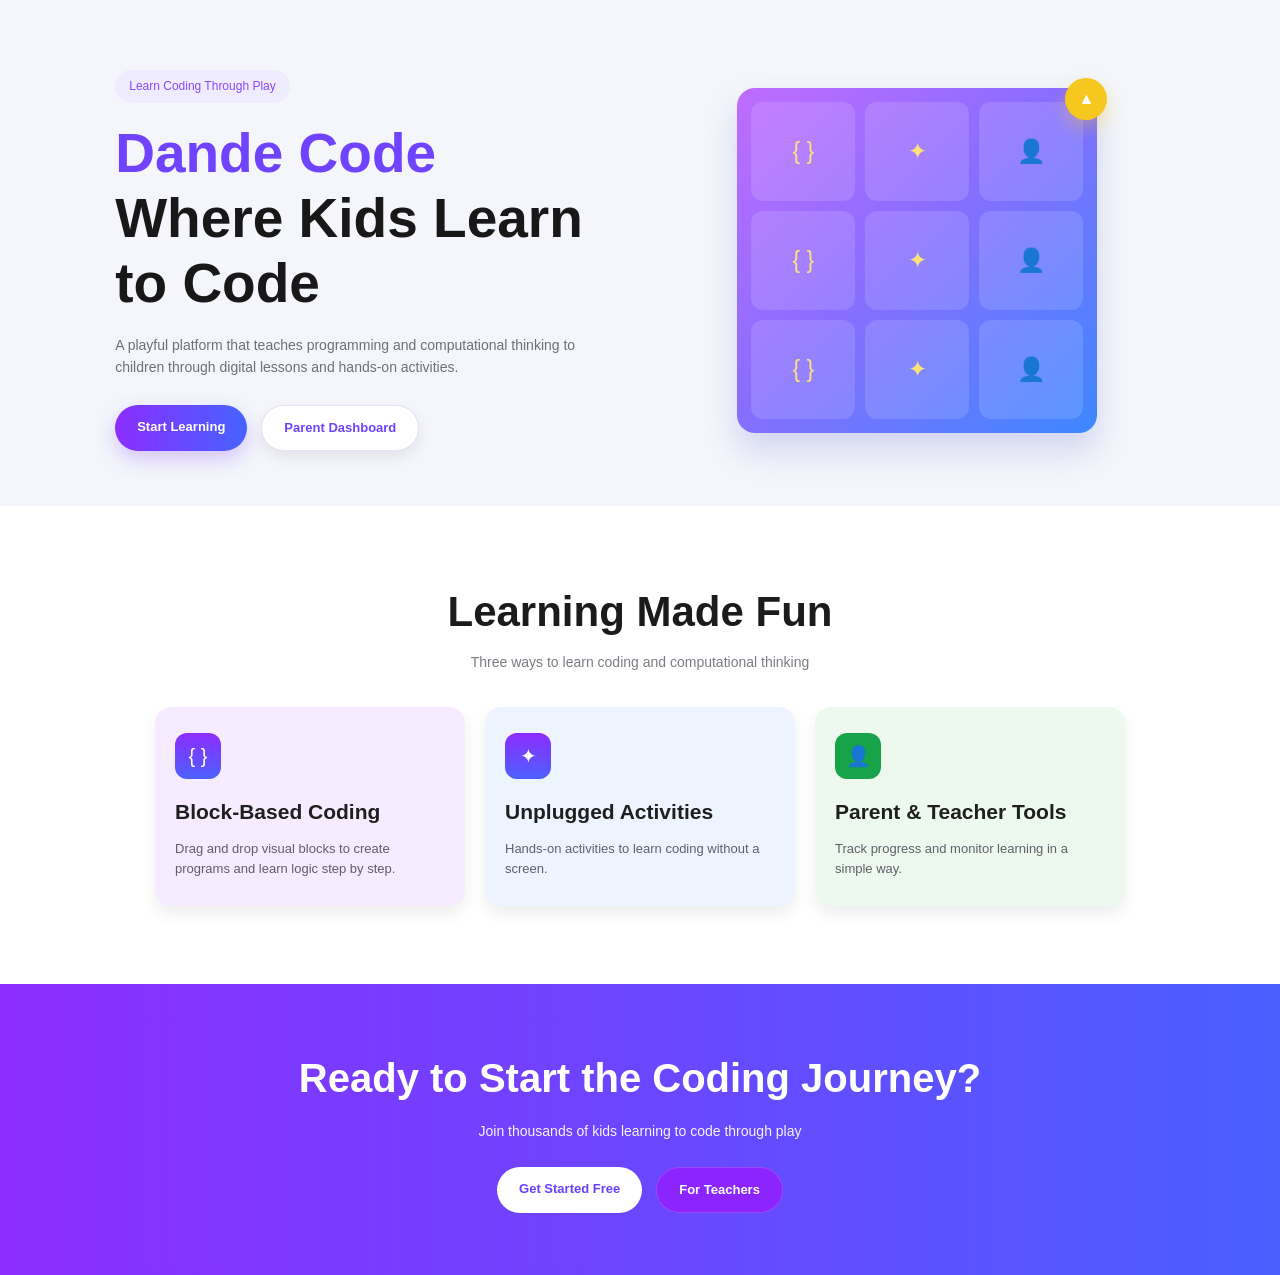
<file: index.html>
<!DOCTYPE html>
<html lang="en">
<head>
  <meta charset="UTF-8">
  <meta name="viewport" content="width=device-width, initial-scale=1.0">
  <title>Dande Code</title>
  <link rel="stylesheet" href="css/style.css">
</head>

<body>

<!-- HERO SECTION -->
<section class="hero">
  <div class="container hero-content">

    <!-- LEFT TEXT -->
    <div class="hero-text">
      <span class="mini-badge">Learn Coding Through Play</span>

      <h1>
        <span>Dande Code</span><br>
        Where Kids Learn to Code
      </h1>

      <p>
        A playful platform that teaches programming and computational thinking
        to children through digital lessons and hands-on activities.
      </p>

      <div class="hero-buttons">
<a href="signup.html" class="btn primary-btn">Start Learning</a>
<a href="parent-dashboard.html" class="btn secondary-btn">Parent Dashboard</a>
</div>
    </div>

    <!-- RIGHT BOX -->
    <div class="hero-visual">
      <div class="visual-box">

        <!-- GRID -->
        <div class="grid-box">{ }</div>
        <div class="grid-box">✦</div>
        <div class="grid-box">👤</div>

        <div class="grid-box">{ }</div>
        <div class="grid-box">✦</div>
        <div class="grid-box">👤</div>

        <div class="grid-box">{ }</div>
        <div class="grid-box">✦</div>
        <div class="grid-box">👤</div>

        <!-- CIRCLE -->
        <div class="small-circle">▲</div>

      </div>
    </div>

  </div>
</section>

<!-- FEATURES -->
<section class="features">
  <div class="container">

    <h2>Learning Made Fun</h2>
    <p class="section-text">
      Three ways to learn coding and computational thinking
    </p>

    <div class="cards">

      <div class="card card-purple">
        <div class="icon-box">{ }</div>
        <h3>Block-Based Coding</h3>
        <p>
          Drag and drop visual blocks to create programs and learn logic step by step.
        </p>
      </div>

      <div class="card card-blue">
        <div class="icon-box">✦</div>
        <h3>Unplugged Activities</h3>
        <p>
          Hands-on activities to learn coding without a screen.
        </p>
      </div>

      <div class="card card-green">
        <div class="icon-box">👤</div>
        <h3>Parent & Teacher Tools</h3>
        <p>
          Track progress and monitor learning in a simple way.
        </p>
      </div>

    </div>

  </div>
</section>

<!-- CTA -->
<section class="cta">
  <div class="container cta-content">

    <h2>Ready to Start the Coding Journey?</h2>
    <p>Join thousands of kids learning to code through play</p>

    <div class="cta-buttons">
      <a href="#" class="btn white-btn">Get Started Free</a>
      <a href="#" class="btn dark-btn">For Teachers</a>
    </div>

  </div>
</section>

<script src="js/script.js"></script>

</body>
</html>
</file>
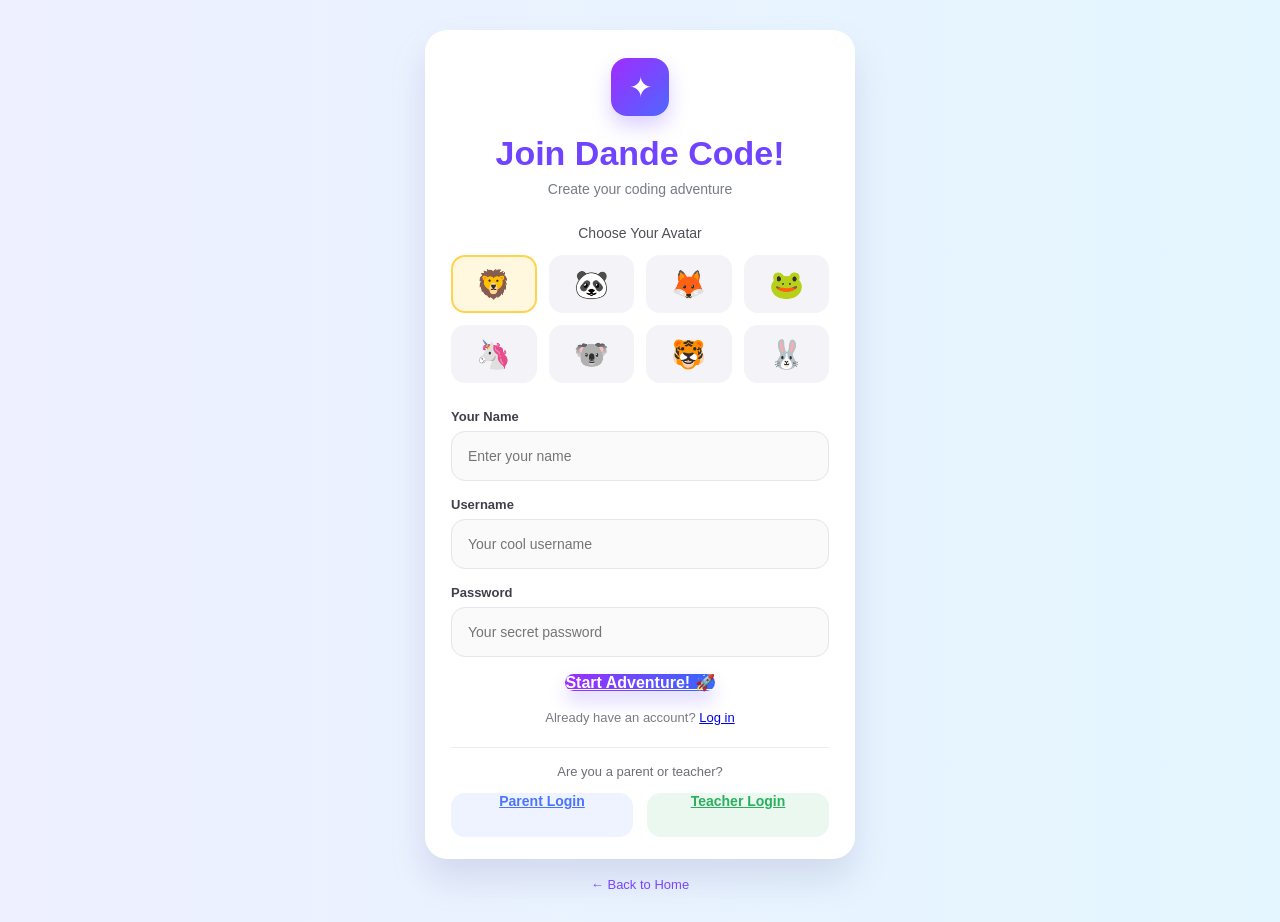
<file: signup.html>
<!DOCTYPE html>
<html lang="en">
<head>
  <meta charset="UTF-8" />
  <meta name="viewport" content="width=device-width, initial-scale=1.0" />
  <title>Join Dande Code</title>
  <link rel="stylesheet" href="css/signup.css"/>
</head>
<body>

  <div class="signup-page">
    <div class="signup-card">

      <div class="top-icon">✦</div>

      <h1>Join Dande Code!</h1>
      <p class="subtitle">Create your coding adventure</p>

      <p class="avatar-title">Choose Your Avatar</p>

      <div class="avatar-grid">
        <div class="avatar-box active">🦁</div>
        <div class="avatar-box">🐼</div>
        <div class="avatar-box">🦊</div>
        <div class="avatar-box">🐸</div>
        <div class="avatar-box">🦄</div>
        <div class="avatar-box">🐨</div>
        <div class="avatar-box">🐯</div>
        <div class="avatar-box">🐰</div>
      </div>

      <div class="form-group">
        <label>Your Name</label>
        <input type="text" placeholder="Enter your name" />
      </div>

      <div class="form-group">
        <label>Username</label>
        <input type="text" placeholder="Your cool username" />
      </div>

      <div class="form-group">
        <label>Password</label>
        <input type="password" placeholder="Your secret password" />
      </div>

       <a href="student-dashboard.html" class="main-btn">Start Adventure! 🚀</a>
      <p class="login-text">Already have an account? <a href="student-dashboard.html">Log in</a></p>
      <div class="divider"></div>

      <p class="role-text">Are you a parent or teacher?</p>

      <div class="role-buttons">
        <a href="parent-dashboard.html" class="role-btn parent-btn">Parent Login</a>
<a href="teacher-login.html" class="role-btn teacher-btn">Teacher Login</a>
      </div>

    </div>

   <p class="back-home"><a href="index.html">← Back to Home</a></p>
  </div>

</body>
</html>
</file>
<file: css/style.css>
* {
  margin: 0;
  padding: 0;
  box-sizing: border-box;
}

body {
  font-family: Arial, sans-serif;
  background-color: #f6f7fb;
  color: #1c1c1c;
  line-height: 1.6;
}

.container {
  width: 82%;
  max-width: 1180px;
  margin: auto;
}

/* ===== HERO ===== */
.hero {
  background: #f4f6fb;
  padding: 70px 0 55px;
}

.hero-content {
  display: flex;
  justify-content: space-between;
  align-items: center;
  gap: 60px;
}

.hero-text {
  flex: 1;
}

.mini-badge {
  display: inline-block;
  background-color: #f0ecff;
  color: #8a46ff;
  padding: 7px 14px;
  border-radius: 20px;
  font-size: 12px;
  margin-bottom: 18px;
}

.hero-text h1 {
  font-size: 55px;
  line-height: 1.18;
  margin-bottom: 18px;
  font-weight: 700;
  color: #181818;
}

.hero-text h1 span {
  color: #6f43ff;
}

.hero-text p {
  max-width: 470px;
  color: #6f6f79;
  margin-bottom: 26px;
  font-size: 14px;
}

.hero-buttons {
  display: flex;
  gap: 14px;
  flex-wrap: wrap;
}

.btn {
  text-decoration: none;
  padding: 12px 22px;
  border-radius: 24px;
  font-size: 13px;
  font-weight: 600;
  transition: 0.3s;
  display: inline-block;
}

.primary-btn {
  background: linear-gradient(90deg, #8b2dff, #4663ff);
  color: white;
  box-shadow: 0 8px 20px rgba(124, 65, 255, 0.28);
}

.secondary-btn {
  background-color: #ffffff;
  color: #6f43ff;
  border: 1px solid #e6def8;
  box-shadow: 0 6px 14px rgba(0, 0, 0, 0.08);
}

.primary-btn:hover,
.secondary-btn:hover,
.white-btn:hover,
.dark-btn:hover {
  transform: translateY(-2px);
}

/* ===== RIGHT BOX ===== */
.hero-visual {
  flex: 1;
  display: flex;
  justify-content: center;
}

.visual-box {
  width: 360px;
  min-height: 345px;
  background: linear-gradient(135deg, #c06cff 0%, #8a6dff 45%, #3d87ff 100%);
  border-radius: 18px;
  padding: 14px;
  position: relative;
  box-shadow: 0 18px 32px rgba(89, 97, 201, 0.22);
  display: grid;
  grid-template-columns: repeat(3, 1fr);
  gap: 10px;
}

.grid-box {
  background: rgba(255, 255, 255, 0.13);
  border-radius: 12px;
  display: flex;
  justify-content: center;
  align-items: center;
  color: #ffe17a;
  font-size: 23px;
  min-height: 98px;
}

.small-circle {
  position: absolute;
  top: -10px;
  right: -10px;
  width: 42px;
  height: 42px;
  background: #f6c71e;
  border-radius: 50%;
  display: flex;
  justify-content: center;
  align-items: center;
  color: white;
  font-size: 16px;
  font-weight: bold;
  box-shadow: 0 8px 18px rgba(246, 199, 30, 0.35);
}

/* ===== FEATURES ===== */
.features {
  background-color: #ffffff;
  padding: 72px 0 78px;
  text-align: center;
}

.features h2 {
  font-size: 42px;
  margin-bottom: 5px;
  color: #1b1b1b;
}

.section-text {
  color: #7c7c85;
  margin-bottom: 34px;
  font-size: 14px;
}

.cards {
  display: flex;
  gap: 20px;
  justify-content: center;
  flex-wrap: wrap;
}

.card {
  width: 310px;
  text-align: left;
  padding: 26px 20px;
  border-radius: 16px;
  box-shadow: 0 8px 16px rgba(0, 0, 0, 0.07);
}

.card-purple {
  background-color: #f7ecff;
}

.card-blue {
  background-color: #edf4ff;
}

.card-green {
  background-color: #edf9ef;
}

.icon-box {
  width: 46px;
  height: 46px;
  border-radius: 12px;
  background: linear-gradient(180deg, #8d2dff, #4c61ff);
  color: white;
  display: flex;
  justify-content: center;
  align-items: center;
  font-size: 20px;
  margin-bottom: 16px;
}

.card-green .icon-box {
  background: #16a34a;
}

.card h3 {
  margin-bottom: 10px;
  font-size: 21px;
  color: #1f1f1f;
}

.card p {
  color: #5f5f68;
  font-size: 13px;
}

/* ===== CTA ===== */
.cta {
  background: linear-gradient(90deg, #8d2dff 0%, #4a5fff 100%);
  padding: 62px 0;
  text-align: center;
  color: white;
}

.cta-content h2 {
  font-size: 40px;
  margin-bottom: 10px;
}

.cta-content p {
  margin-bottom: 24px;
  color: #f5f3ff;
  font-size: 14px;
}

.cta-buttons {
  display: flex;
  justify-content: center;
  gap: 14px;
  flex-wrap: wrap;
}

.white-btn {
  background-color: #ffffff;
  color: #6a3fff;
}

.dark-btn {
  background: #8c24ff;
  color: white;
  border: 1px solid rgba(255, 255, 255, 0.15);
}

/* ===== RESPONSIVE ===== */
@media (max-width: 900px) {
  .hero-content {
    flex-direction: column;
    text-align: center;
  }

  .hero-text p {
    margin-left: auto;
    margin-right: auto;
  }

  .hero-buttons {
    justify-content: center;
  }

  .visual-box {
    width: 100%;
    max-width: 360px;
  }

  .hero-text h1,
  .features h2,
  .cta-content h2 {
    font-size: 34px;
  }
}
</file>
<file: css/signup.css>
* {
  margin: 0;
  padding: 0;
  box-sizing: border-box;
}

body {
  font-family: Arial, sans-serif;
  background: linear-gradient(to right, #eef0ff, #e4f6ff);
  min-height: 100vh;
}

.signup-page {
  min-height: 100vh;
  display: flex;
  flex-direction: column;
  justify-content: center;
  align-items: center;
  padding: 30px 15px;
}

.signup-card {
  width: 100%;
  max-width: 430px;
  background-color: #ffffff;
  border-radius: 22px;
  padding: 28px 26px 22px;
  box-shadow: 0 20px 35px rgba(105, 105, 160, 0.18);
  text-align: center;
}

.top-icon {
  width: 58px;
  height: 58px;
  margin: 0 auto 18px;
  border-radius: 16px;
  background: linear-gradient(to bottom right, #a02cff, #4e67ff);
  color: white;
  display: flex;
  justify-content: center;
  align-items: center;
  font-size: 28px;
  box-shadow: 0 10px 20px rgba(120, 70, 255, 0.25);
}

.signup-card h1 {
  font-size: 34px;
  color: #6f43ff;
  margin-bottom: 8px;
  font-weight: 700;
}

.subtitle {
  color: #777b88;
  font-size: 14px;
  margin-bottom: 28px;
}

.avatar-title {
  font-size: 14px;
  color: #4e4e57;
  margin-bottom: 14px;
}

.avatar-grid {
  display: grid;
  grid-template-columns: repeat(4, 1fr);
  gap: 12px;
  margin-bottom: 26px;
}

.avatar-box {
  height: 58px;
  border-radius: 14px;
  background-color: #f4f4f8;
  display: flex;
  justify-content: center;
  align-items: center;
  font-size: 28px;
  cursor: pointer;
  transition: 0.3s;
}

.avatar-box:hover {
  transform: translateY(-2px);
}

.avatar-box.active {
  border: 2px solid #ffd34d;
  background-color: #fff8df;
}

.form-group {
  text-align: left;
  margin-bottom: 16px;
}

.form-group label {
  display: block;
  font-size: 13px;
  color: #40404a;
  margin-bottom: 7px;
  font-weight: 600;
}

.form-group input {
  width: 100%;
  height: 50px;
  border: 1px solid #e5e5eb;
  border-radius: 14px;
  padding: 0 16px;
  font-size: 14px;
  outline: none;
  background-color: #fafafa;
}

.form-group input:focus {
  border-color: #8a46ff;
}

.main-btn {
  width: 100%;
  border: none;
  height: 54px;
  border-radius: 14px;
  background: linear-gradient(to right, #9d2dff, #3568ff);
  color: white;
  font-size: 16px;
  font-weight: 700;
  cursor: pointer;
  margin-top: 6px;
  box-shadow: 0 10px 18px rgba(106, 76, 255, 0.22);
  transition: 0.3s;
}

.main-btn:hover {
  transform: translateY(-2px);
}

.login-text {
  margin-top: 18px;
  font-size: 13px;
  color: #7a7a84;
}

.login-text span {
  color: #6f43ff;
  font-weight: 600;
  cursor: pointer;
}

.divider {
  height: 1px;
  background-color: #ececf2;
  margin: 22px 0 16px;
}

.role-text {
  font-size: 13px;
  color: #6d6d77;
  margin-bottom: 14px;
}

.role-buttons {
  display: flex;
  gap: 14px;
  justify-content: center;
}

.role-btn {
  flex: 1;
  height: 44px;
  border: none;
  border-radius: 14px;
  font-size: 14px;
  font-weight: 600;
  cursor: pointer;
}

.parent-btn {
  background-color: #eef3ff;
  color: #4a74ff;
}

.teacher-btn {
  background-color: #eaf8ef;
  color: #2aaf5f;
}

.back-home {
  margin-top: 18px;
  font-size: 13px;
}

.back-home a {
  color: #7b45ff;
  text-decoration: none;
  font-weight: 500;
}

.back-home a:hover {
  text-decoration: underline;
}
@media (max-width: 480px) {
  .signup-card {
    padding: 24px 18px 20px;
  }

  .signup-card h1 {
    font-size: 28px;
  }

  .avatar-grid {
    gap: 10px;
  }

  .avatar-box {
    height: 54px;
    font-size: 24px;
  }

  .role-buttons {
    flex-direction: column;
  }
}
</file>
